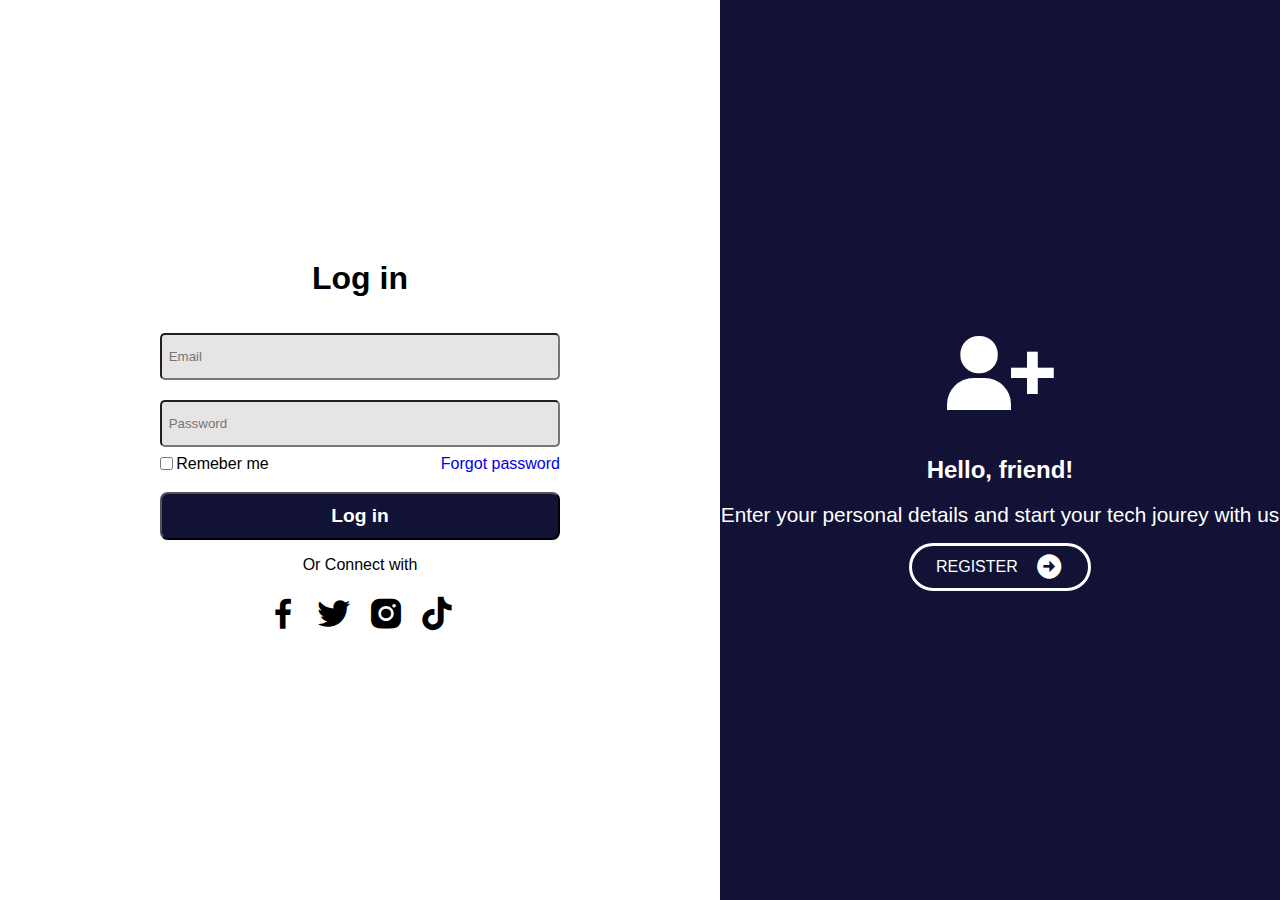
<file: smart login/index.html>
<!DOCTYPE html>
<html lang="en">

<head>
    <meta charset="UTF-8">
    <meta name="viewport" content="width=device-width, initial-scale=1.0">
    <title>Smart Login</title>
    <link rel="stylesheet" href="./style.css">
    <link rel="stylesheet" href="https://cdn.jsdelivr.net/npm/boxicons@latest/css/boxicons.min.css">
</head>

<body>
    <div class="main">
        <div class="head-input">
            <h1>Log in</h1>
            <input id="email" type="text" placeholder="Email">
            <input id="password" type="password" placeholder="Password">
        </div>
        <div class="below">
            <div class="belowR">
                <input type="checkbox">
                <p>Remeber me</p>
            </div>
            <div class="belowL">
                <a href="#">
                    <p>Forgot password</p>
                </a>
            </div>
        </div>
        <div class="loginpad">
            <button id="log"><a href="#">Log in</a></button>
            <div class="loginpad2">
                <p>Or Connect with</p>
            </div>
            <div class="social">
                <i class='bx bxl-facebook'></i>
                <i class='bx bxl-twitter'></i>
                <i class='bx bxl-instagram-alt'></i>
                <i class='bx bxl-tiktok'></i>
            </div>
        </div>
    </div>
    <div class="main2">
        <div class="userlogo">
            <i class='bx bxs-user-plus'></i>
        </div>
        <h2 id="usertag">Hello, friend!</h2>
        <p id="well">Enter your personal details and start your tech jourey with us</p>
        <button id="reg">REGISTER <i class='bx bxs-right-arrow-circle'></i></button>
    </div>

    <script src="./index.js"></script>
</body>

</html>
</file>
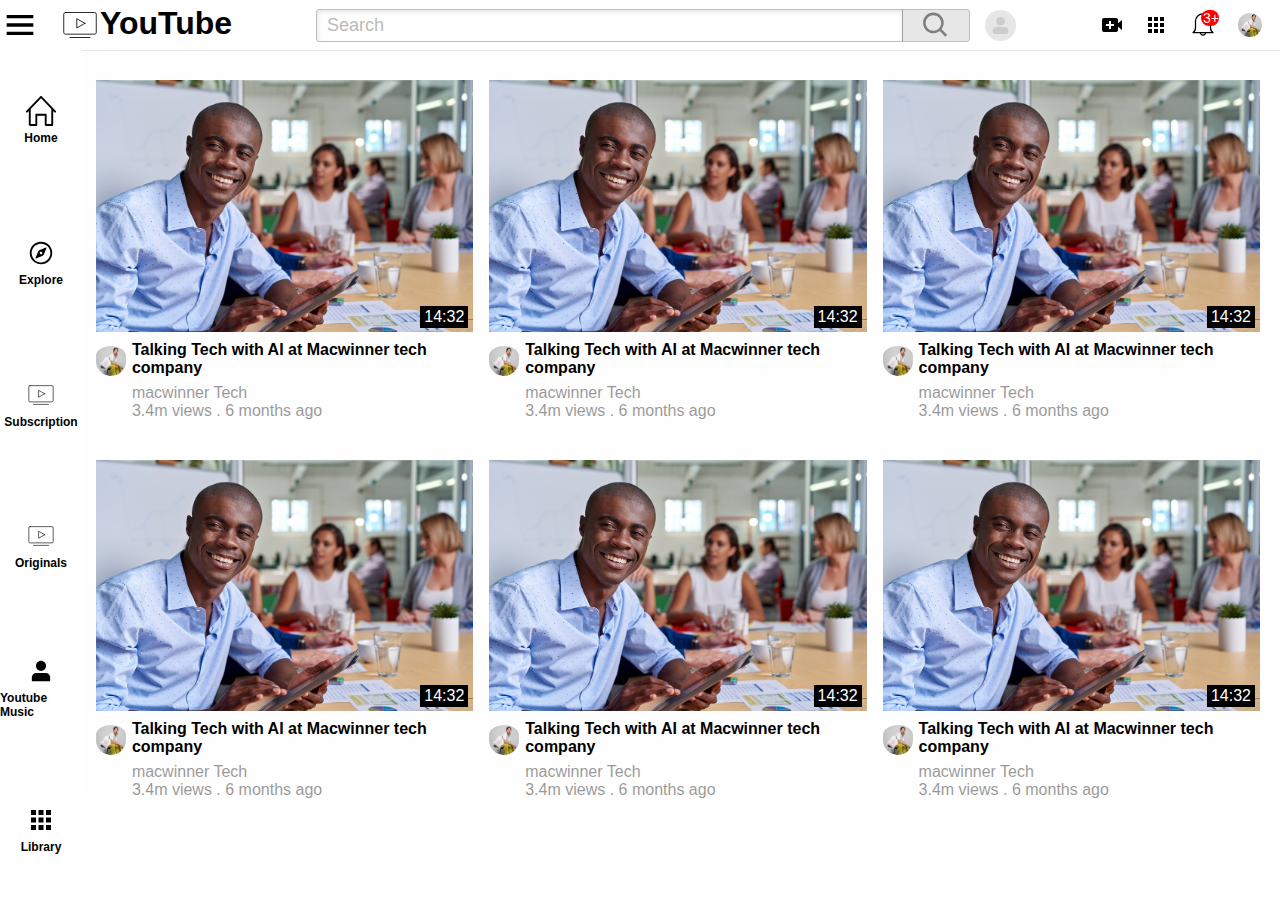
<file: youtube clone/index.html>
<!DOCTYPE html>
<html lang="en">

<head>
    <meta charset="UTF-8">
    <meta name="viewport" content="width=device-width, initial-scale=1.0">
    <title>Youtube Clone</title>
    <link rel="stylesheet" href="./styles.css">
</head>

<body>
    <!-- this is section is for my header part of the website.-->
    <header>
        <div class="headleft"><!-- left side of the header section-->
            <div class="menu-btn">
                <img class="menubtn" src="./bx-menu.svg">
                <div class="hovtxt2">Menu</div>
            </div>
            <div class="headleft1">
                <img class="imgvid" src="./youtube-tv-svgrepo-com.svg">
                <h1>YouTube</h1>
            </div>
        </div>
        <div class="headcenter">
            <div class="search">
                <input type="search" id="search" placeholder="Search">
                <button class="search-btn">
                    <img class="img1" src="./bx-search.svg">
                    <div class="hovtxt1">Search</div>
                </button>
                <button class="search-btn">
                    <img class="mic" src="./user-svgrepo-com.svg">
                    <div class="hovtxt1">Search with Voice</div>
                </button>
            </div>
        </div>
        <div class="headright">
            <div class="search-btn">
                <img src="./bxs-video-plus.svg" />
                <div class="hovtxt1">Upload</div>
            </div>
            <div class="search-btn">
                <img src="./bxs-grid.svg" />
                <div class="hovtxt1">YouTube Apps</div>
            </div>
            <div id="div-notif" class="search-btn">
                <img class="notifi-bell" src="./bell-svgrepo-com.svg" />
                <p class="notification">3+</p>
                <div class="hovtxt1">Notification</div>
            </div>
            <div class="search-btn">
                <img class="profile" src="./Rectangle 61 (2).png" />
                <div class="hovtxt1">Profile</div>
            </div>
        </div>
    </header>
    <nav>
        <div class="navlink">
            <img src="./home-svgrepo-com.svg">
            <div>Home</div>
        </div>
        <div class="navlink">
            <img src="./compass-svgrepo-com.svg">
            <div>Explore</div>
        </div>
        <div class="navlink">
            <img src="./youtube-tv-svgrepo-com.svg">
            <div>Subscription</div>
        </div>
        <div class="navlink">
            <img src="./youtube-tv-svgrepo-com.svg">
            <div>Originals</div>
        </div>
        <div class="navlink">
            <img src="./user-svgrepo-com.svg">
            <div>Youtube Music</div>
        </div>
        <div class="navlink">
            <img src="./bxs-grid.svg">
            <div>Library</div>
        </div>
    </nav>
    <main>
        <div class="container">
            <div class="video1">
                <div class="video-pic">
                    <img src="./figima pic.png">
                    <p>14:32</p>
                </div>
                <div class="video-prof">
                    <div class="profile-pic">
                        <img src="./Rectangle 61 (2).png">
                    </div>
                    <div class="description">
                        <p class="title">Talking Tech with AI at Macwinner tech company</p>
                        <p class="username">macwinner Tech</p>
                        <p class="duration">3.4m views . 6 months ago</p>
                    </div>
                </div>
            </div>
            <div class="video1">
                <div class="video-pic">
                    <img src="./figima pic.png">
                    <p>14:32</p>
                </div>
                <div class="video-prof">
                    <div class="profile-pic">
                        <img src="./Rectangle 61 (2).png">
                    </div>
                    <div class="description">
                        <p class="title">Talking Tech with AI at Macwinner tech company</p>
                        <p class="username">macwinner Tech</p>
                        <p class="duration">3.4m views . 6 months ago</p>
                    </div>
                </div>
            </div>
            <div class="video1">
                <div class="video-pic">
                    <img src="./figima pic.png">
                    <p>14:32</p>
                </div>
                <div class="video-prof">
                    <div class="profile-pic">
                        <img src="./Rectangle 61 (2).png">
                    </div>
                    <div class="description">
                        <p class="title">Talking Tech with AI at Macwinner tech company</p>
                        <p class="username">macwinner Tech</p>
                        <p class="duration">3.4m views . 6 months ago</p>
                    </div>
                </div>
            </div>
            <div class="video1">
                <div class="video-pic">
                    <img src="./figima pic.png">
                    <p>14:32</p>
                </div>
                <div class="video-prof">
                    <div class="profile-pic">
                        <img src="./Rectangle 61 (2).png">
                    </div>
                    <div class="description">
                        <p class="title">Talking Tech with AI at Macwinner tech company</p>
                        <p class="username">macwinner Tech</p>
                        <p class="duration">3.4m views . 6 months ago</p>
                    </div>
                </div>
            </div>
            <div class="video1">
                <div class="video-pic">
                    <img src="./figima pic.png">
                    <p>14:32</p>
                </div>
                <div class="video-prof">
                    <div class="profile-pic">
                        <img src="./Rectangle 61 (2).png">
                    </div>
                    <div class="description">
                        <p class="title">Talking Tech with AI at Macwinner tech company</p>
                        <p class="username">macwinner Tech</p>
                        <p class="duration">3.4m views . 6 months ago</p>
                    </div>
                </div>
            </div>
            <div class="video1">
                <div class="video-pic">
                    <img src="./figima pic.png">
                    <p>14:32</p>
                </div>
                <div class="video-prof">
                    <div class="profile-pic">
                        <img src="./Rectangle 61 (2).png">
                    </div>
                    <div class="description">
                        <p class="title">Talking Tech with AI at Macwinner tech company</p>
                        <p class="username">macwinner Tech</p>
                        <p class="duration">3.4m views . 6 months ago</p>
                    </div>
                </div>
            </div>
        </div>
    </main>
</body>

</html>
</file>
<file: smart login/style.css>
* {
  margin: 0;
  box-sizing: border-box;
  padding: 0;
  font-family: "Segoe UI", Tahoma, Geneva, Verdana, sans-serif;
}
body {
  display: flex;
  justify-content: space-between;
  margin: 0;
  border: 0;
}
.main {
  display: flex;
  flex-direction: column;
  justify-content: center;
  margin: 10em;
}
.head-input {
  display: flex;
  flex-direction: column;
}
.head-input h1 {
  size: 20px;
  text-align: center;
  margin-bottom: 0.5em;
}
.head-input input {
  background-color: rgb(231, 228, 228);
  margin-top: 1.5em;
  padding: 0.5em;
  border-radius: 5px;
  height: 3.5em;
  width: 30em;
}
.below {
  display: flex;
  justify-content: space-between;
  margin-top: 0.5em;
}
.below .belowR {
  display: flex;
  align-items: center;
  justify-content: center;
  gap: 0.2em;
}
.below .belowL a {
  text-decoration: none;
}
.loginpad {
  display: flex;
  flex-direction: column;
  justify-content: center;
}
.loginpad button {
  height: 2.5em;
  border-radius: 0.4em;
  margin-top: 1em;
  background-color: rgb(18, 18, 54);
  color: #fff;
  font-weight: bold;
  font-size: larger;
  cursor: pointer;
}
.loginpad button:hover {
  background-color: rgb(26, 26, 83);
}
.loginpad a {
  text-decoration: none;
  color: #fff;
}
.loginpad2 {
  display: flex;
  align-items: center;
  justify-content: space-evenly;
  margin-top: 1em;
}
/* .loginpad2 p {
  font-weight: bold;
  font-size: x-large;
  font-weight: bold;
} */
.social {
  font-size: 2.5em;
  text-align: center;
  margin-top: 0.5em;
}

.main2 {
  display: flex;
  align-items: center;
  justify-content: center;
  flex-direction: column;
  background: rgb(18, 18, 54);
  height: 100vh;
  width: 50%;
  color: #fff;
}
.main2 .userlogo i {
  font-size: 8em;
  color: #fff;
}
.main2 #usertag {
  padding: 0.8em;
}
.main2 p {
  font-size: 1.3em;
  font-weight: 100;
  font-family: Arial, Helvetica, sans-serif;
}
.main2 button {
  display: flex;
  align-items: center;
  justify-content: center;
  height: 3em;
  padding: 0 1.5em 0 1.5em;
  border-radius: 2em;
  margin-top: 1em;
  color: #fff;
  font-size: 1em;
  border: solid #fff;
  background: none;
  cursor: pointer;
  transition: opacity 0.5s;
}
.main2 button i {
  font-size: 1.8em;
  padding-left: 0.6em;
}
.main2 button:hover {
  background-color: white;
  color: rgb(18, 18, 54);
  opacity: 0.8;
}
</file>
<file: youtube clone/styles.css>
* {
  margin: 0;
  padding: 0;
  box-sizing: 0;
  font-family: "Segoe UI", Tahoma, Geneva, Verdana, sans-serif;
}
header {
  display: flex;
  align-items: center;
  justify-content: space-between;
  position: fixed;
  top: 0;
  right: 0;
  left: 0;
  height: 50px;
  z-index: 1;
  background-color: white;
  border-bottom: 1px solid rgb(231, 231, 231);
}
.headleft {
  display: flex;
  height: 40px;
}
.headleft .menubtn {
    height: 40px;
    position: relative;
}
.headleft .menu-btn {
    display: flex;
    align-items: center;
    justify-content: center;
}
.hovtxt2 {
    position: absolute;
    bottom: -1px;
    color: white;
    font-size: 14px;
    background-color: rgb(212, 207, 207);
    padding: 0 2px;
    border-radius: 4px;
    opacity: 0;
    pointer-events: none;
}
.headleft .menu-btn:hover .hovtxt2 {
    opacity: 1;
}
.headleft1 {
  display: flex;
  height: inherit;
  margin-left: 20px;
}
.headcenter {
  width: 700px;
}
.search {
  display: flex;
  align-items: center;
  justify-content: center;
}
#search {
  height: 33px;
  padding: 6px 10px;
  flex: 1;
  border: 1px solid gray;
  border-top-left-radius: 3px;
  border-bottom-left-radius: 3px;
  opacity: 0.5;
  box-shadow: inset 1px 2px 4px rgb(0, 0, 0, 0.2);
  font-size: 18px;
  width: 0;
}
.search .img1 {
  border: 1px solid gray;
  background-color: rgb(211, 208, 208);
  border-top-right-radius: 3px;
  border-bottom-right-radius: 3px;
  opacity: 0.5;
  margin-left: -1px;
  height: 31px;
  width: 66px;
}
.search-btn {
    display: flex;
    justify-content: center;
    align-items: center;
  position: relative;
}
.search-btn .hovtxt1 {
  position: absolute;
  background-color: rgb(212, 207, 207);
  bottom: -20px;
  padding: 2px 5px;
  border-radius: 3px;
  color: white;
  font-size: 12px;
  opacity: 0;
  pointer-events: none;
  transition: opacity 0.3s;
  white-space: nowrap;
}
.search-btn:hover .hovtxt1 {
  opacity: 1;
}
.search .mic {
  height: 25px;
  padding: 3px 6px;
  border-radius: 50%;
  margin-left: 15px;
  background-color: gray;
  opacity: 0.2;
}
.search button {
  border: none;
  background-color: transparent;
}
.headright {
  display: flex;
  align-items: center;
  gap: 20px;
  flex-shrink: 0;
  width: 180px;
}
.headright #div-notif {
  /* position: relative; */
  display: flex;
  align-items: center;
}
.headright #div-notif .notifi-bell {
  height: 30px;
}
.notifi-bell {
    position: relative;
}
.headright .notification {
  position: absolute;
  background-color: red;
  padding-left: 2px;
  font-size: 14px;
  font-weight: 500;
  color: white;
  border-radius: 10px;
  bottom: 14px;
  left: 13px;
}
.headright .profile {
  height: 24px;
  border-radius: 50%;
}
nav {
  position: fixed;
  left: 0;
  bottom: 0;
  top: 0;
  width: 82px;
  margin-top: 50px;
  display: flex;
  flex-direction: column;
  justify-content: space-between;
  align-items: center;
  background-color: white;
  z-index: 1;
}
.navlink {
  display: flex;
  flex-direction: column;
  justify-content: center;
  align-items: center;
  gap: 5px;
  font-size: 12px;
  font-weight: 600;
  width: 100%;
  height: 100%;
}
.navlink:hover {
  cursor: pointer;
  background-color: rgb(235, 229, 229);
}
nav img {
  height: 30px;
}
main {
  background-color: rgb(255, 254, 254);
  padding-top: 80px;
  padding-left: 96px;
  padding-right: 20px;
}
.container {
  display: grid;
  grid-template-columns: 1fr 1fr 1fr;
  column-gap: 16px;
  row-gap: 40px;
}
.video1 {
  position: relative;
}
.video-pic {
  position: relative;
}
.video-pic img {
  margin-bottom: 5px;
  width: 100%;
}
.video-pic p {
  background-color: black;
  color: white;
  position: absolute;
  padding: 2px 4px;
  bottom: 13px;
  right: 5px;
}
.video-prof {
  display: flex;
  vertical-align: top;
  gap: 6px;
}
.profile-pic img {
  height: 30px;
  border-radius: 15px;
  padding-top: 5px;
}
.description .title {
  font-weight: 600;
  margin-bottom: 7px;
}
.description .username,
.duration {
  opacity: 0.4;
}
</file>
